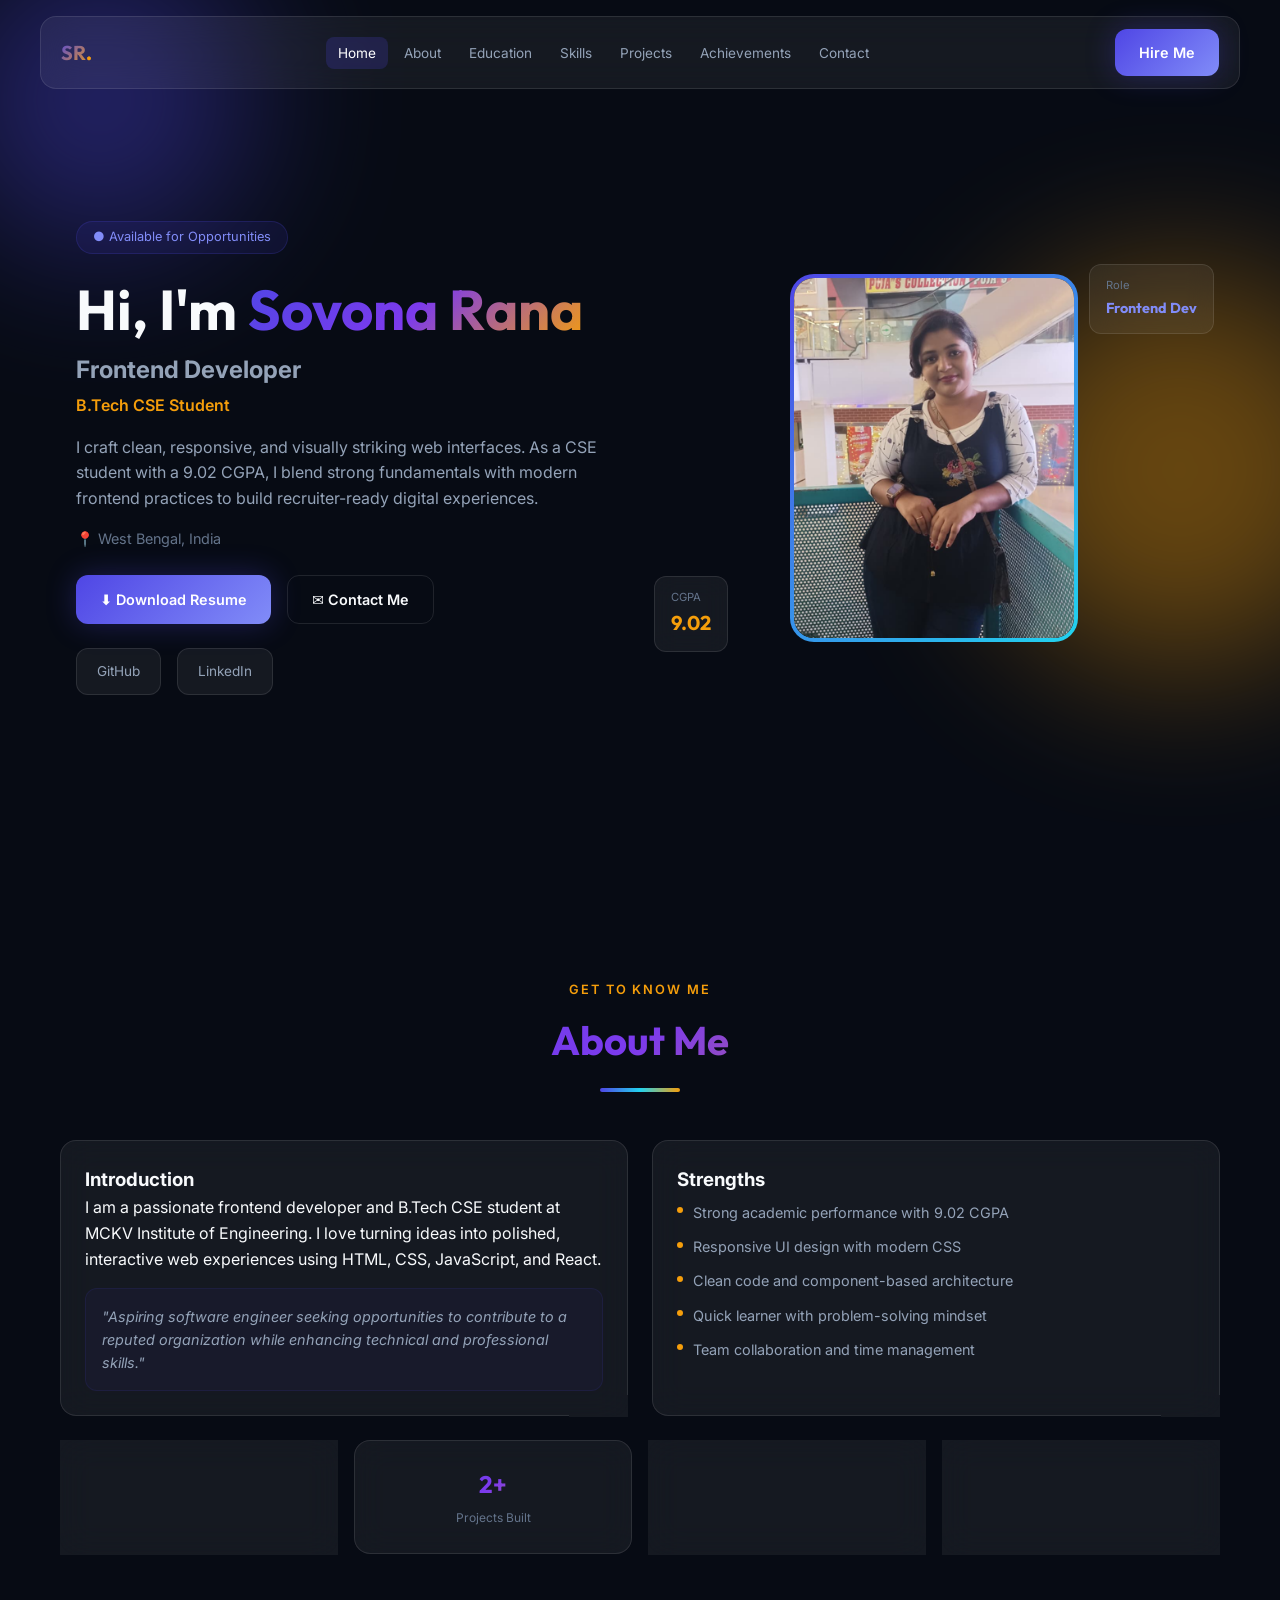
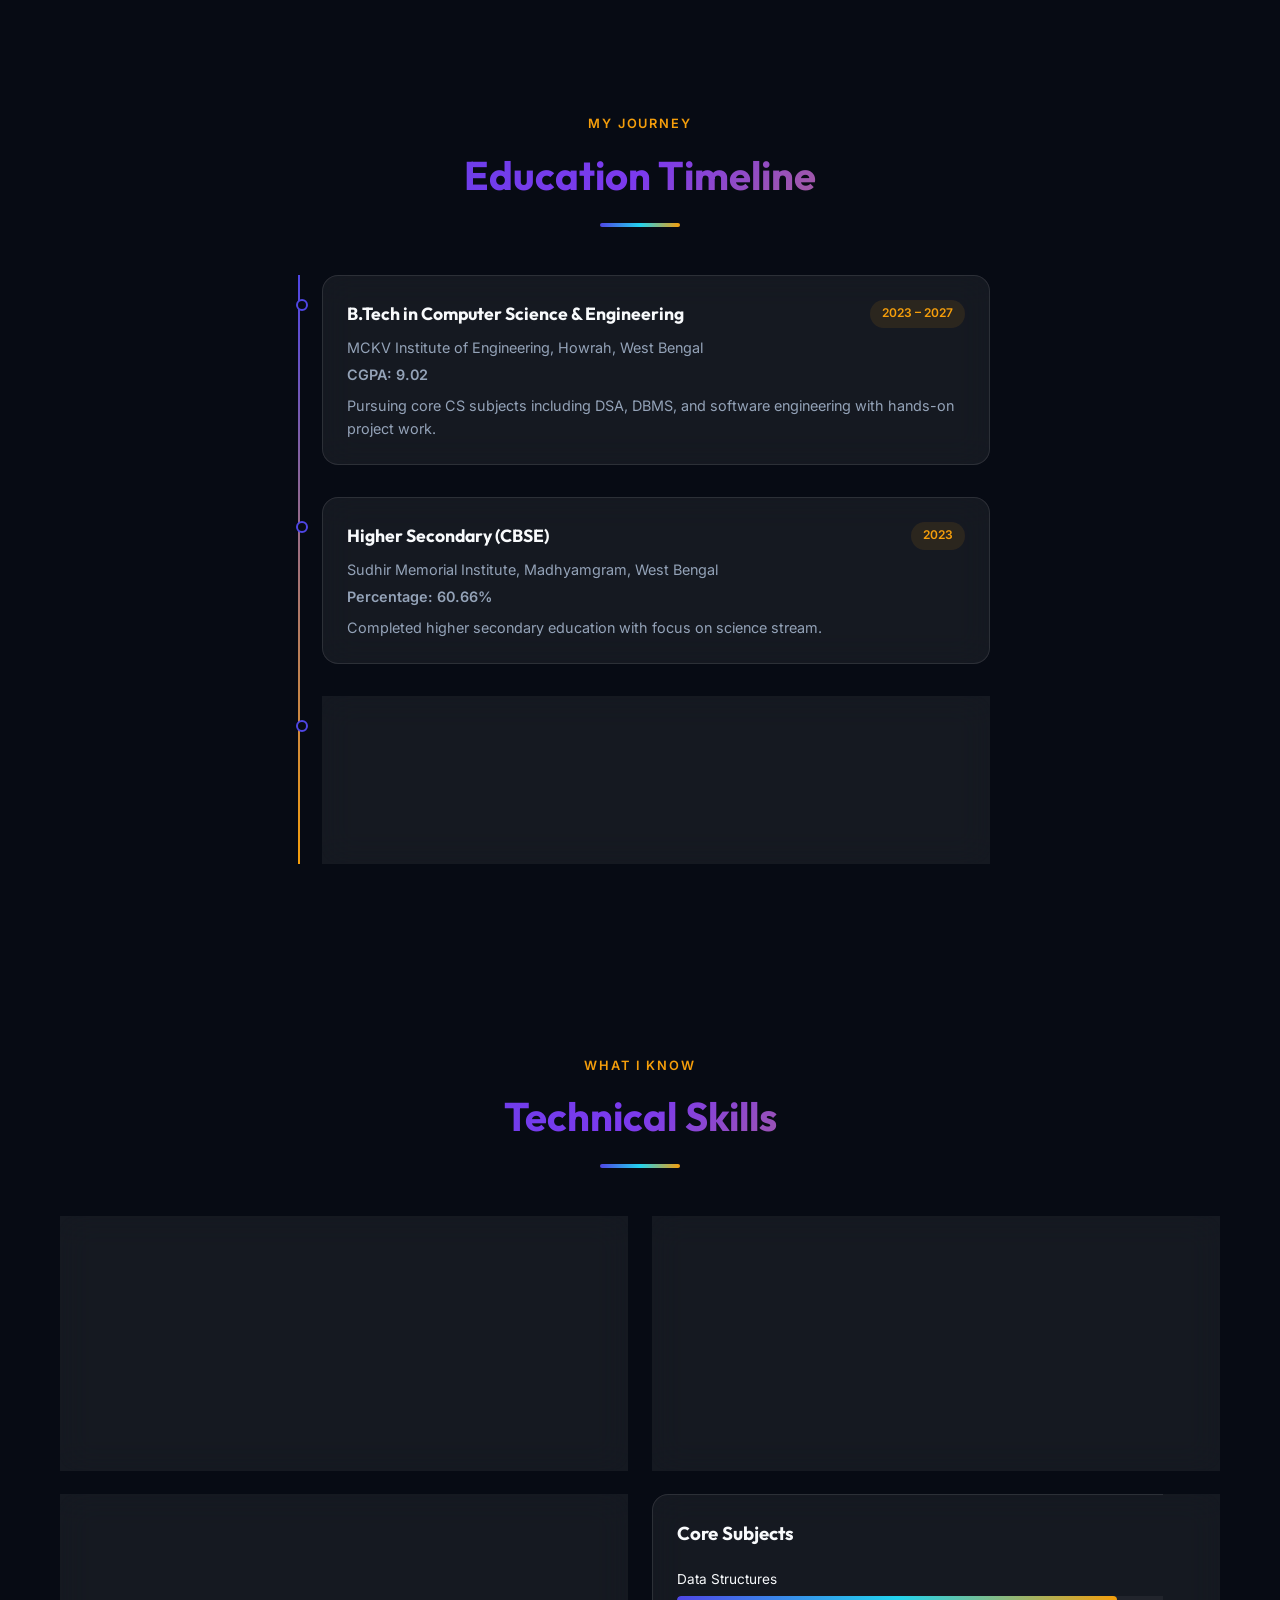
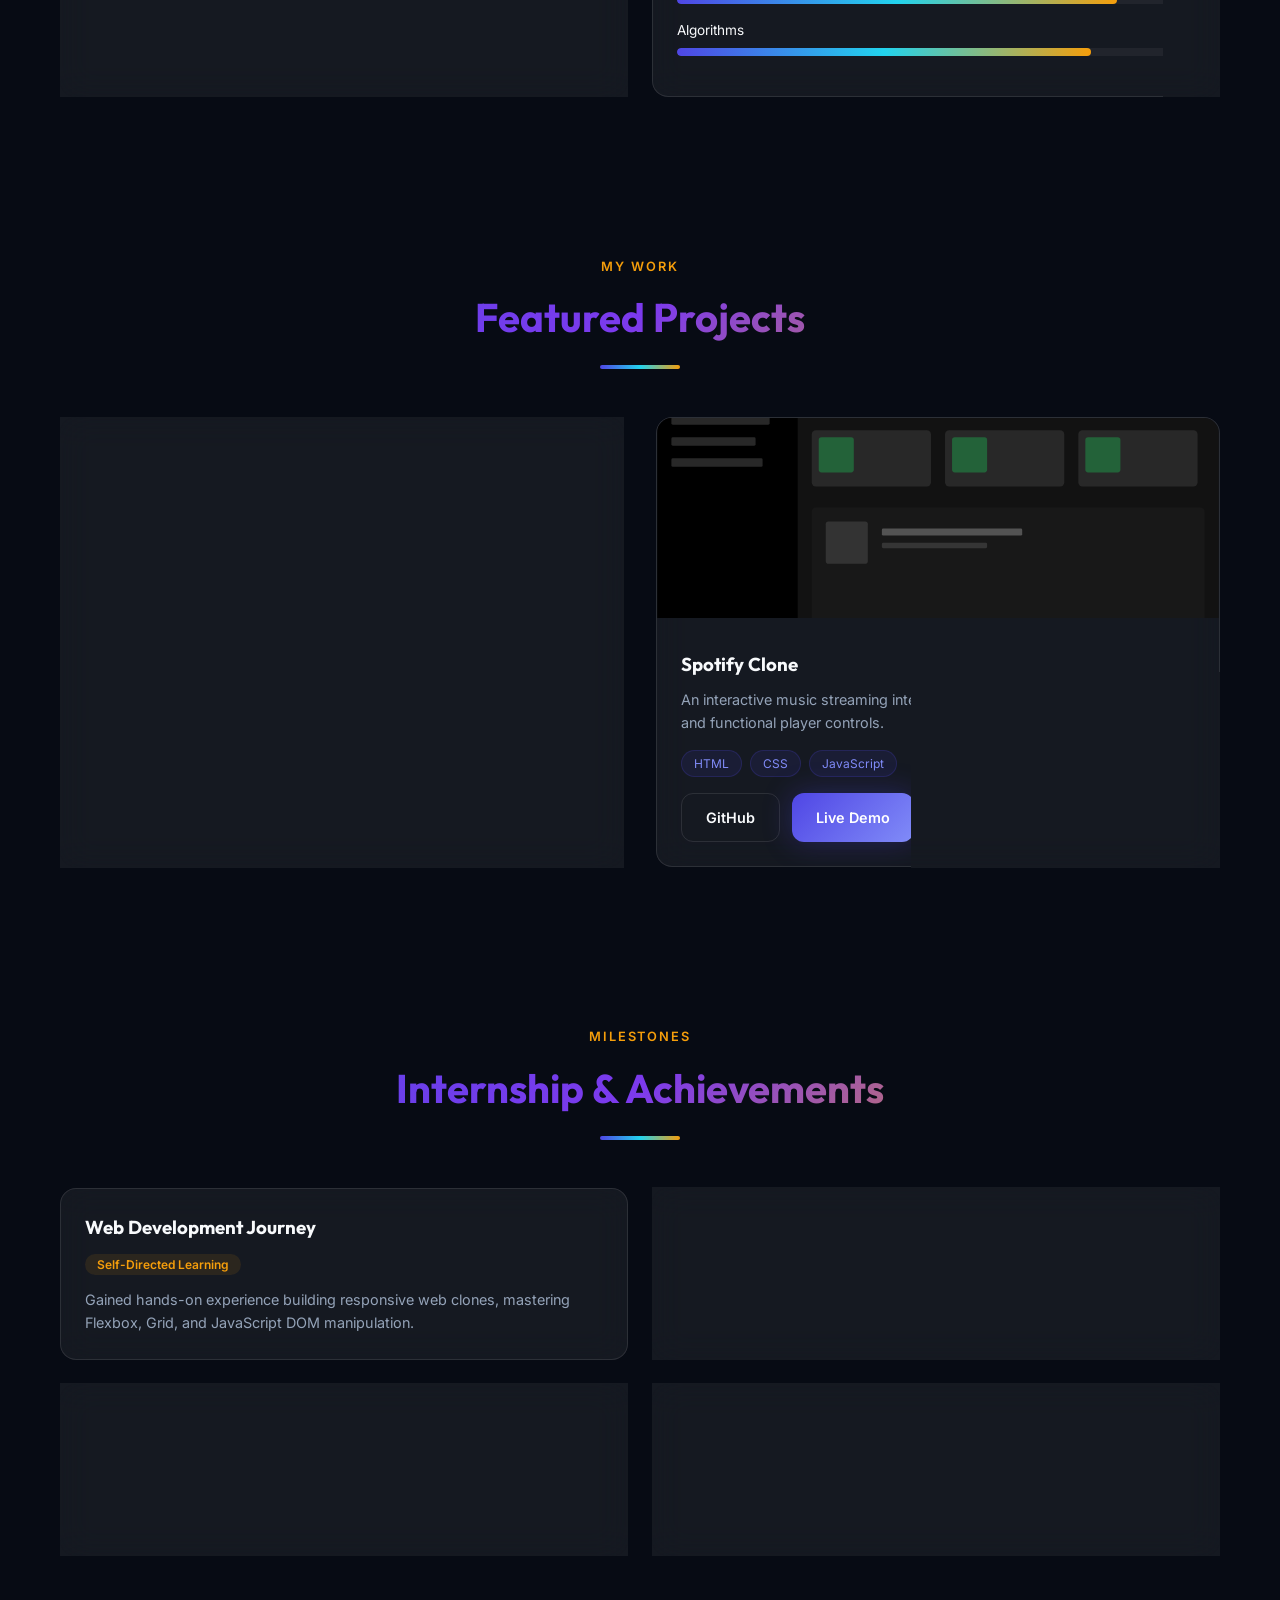
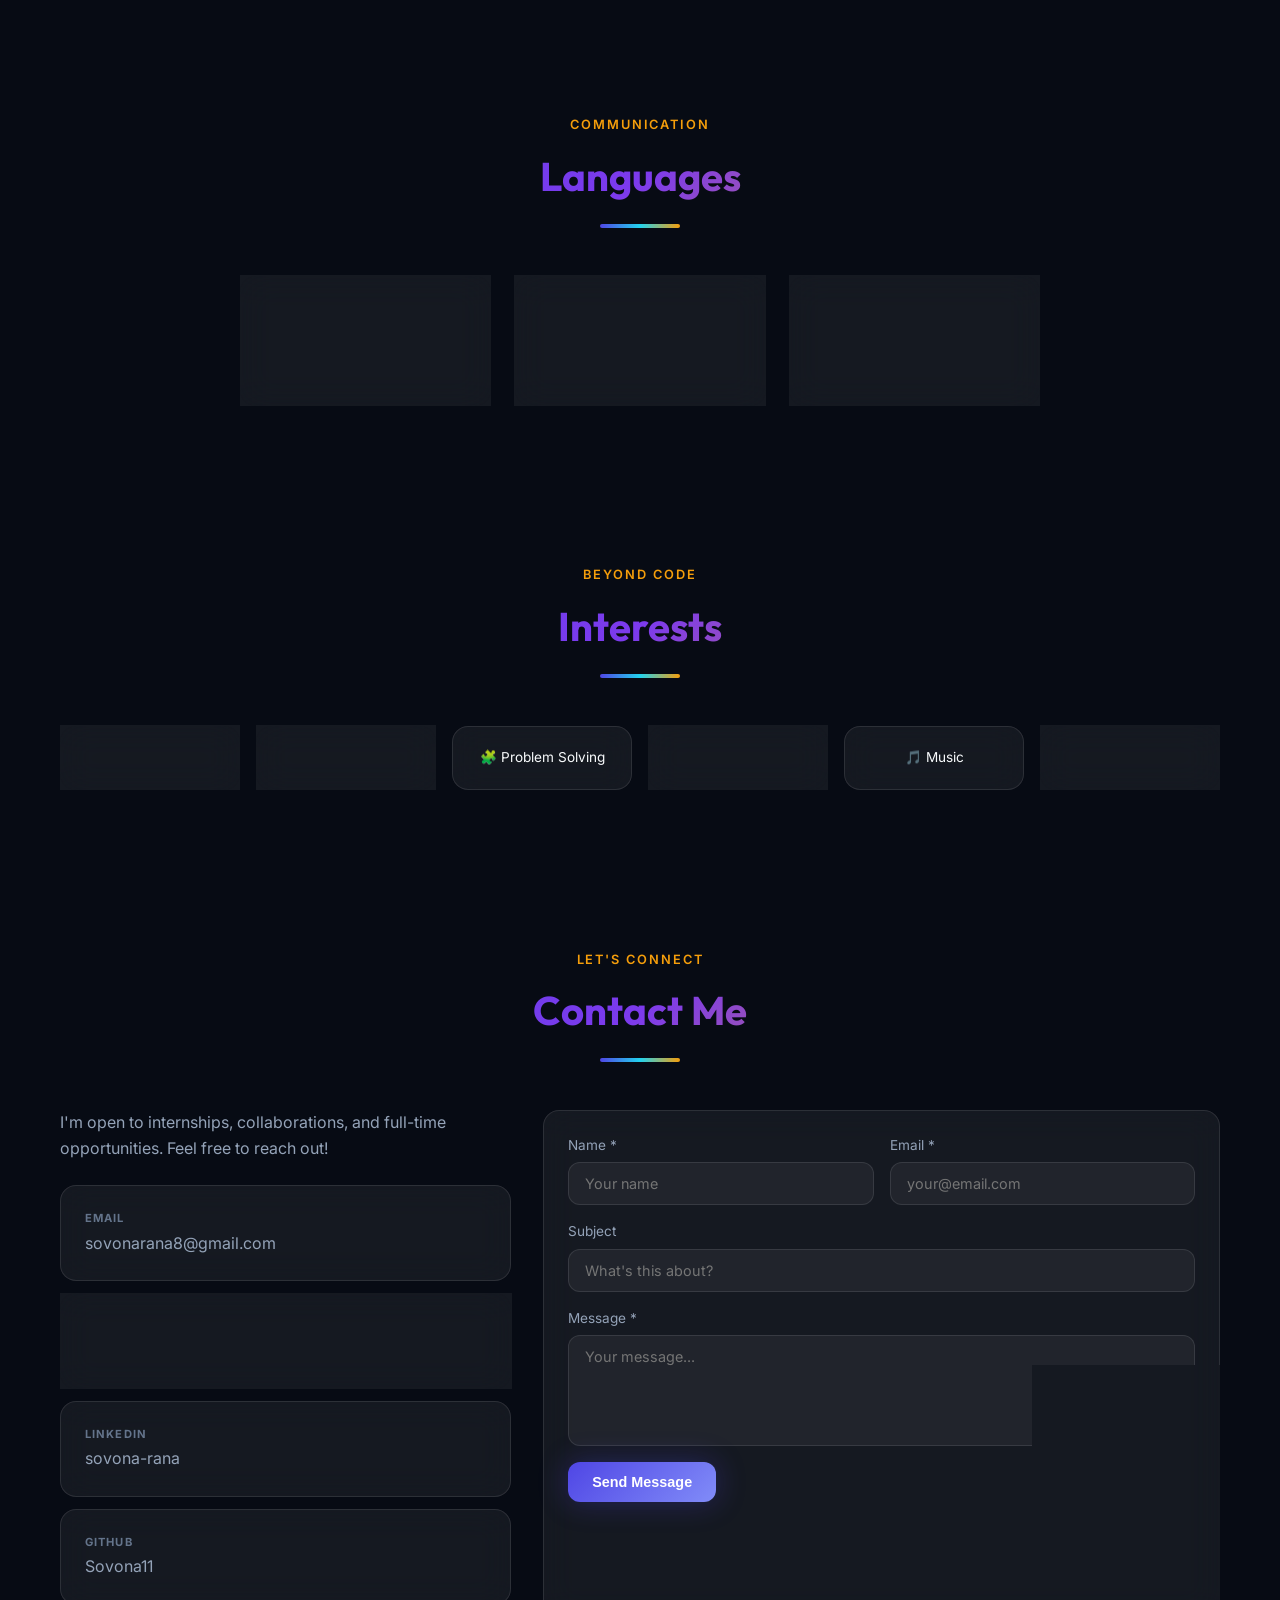
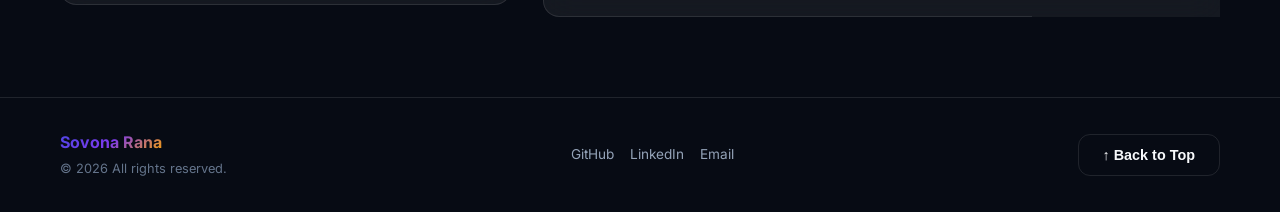
<file: index.html>
<!DOCTYPE html>
<html lang="en">
<head>
  <meta charset="UTF-8" />
  <meta name="viewport" content="width=device-width, initial-scale=1.0" />
  <meta name="description" content="Sovona Rana — Frontend Developer Portfolio. B.Tech CSE, CGPA 9.02." />
  <title>Sovona Rana | Frontend Developer Portfolio</title>
  
  <link rel="preconnect" href="https://fonts.googleapis.com" />
  <link rel="preconnect" href="https://fonts.gstatic.com" crossorigin />
  <link href="https://fonts.googleapis.com/css2?family=Inter:wght@400;500;600;700&family=Outfit:wght@500;600;700;800&display=swap" rel="stylesheet" />
  <link rel="stylesheet" href="style.css" />
</head>
<body>

  <!-- Loading Screen -->
  <div id="loader" class="loader">
    <div class="loader-inner">
      <div class="loader-logo">S</div>
      <h2 class="loader-name">Sovona Rana</h2>
      <p class="loader-sub">Frontend Developer Portfolio</p>
      <div class="loader-bar"><div id="loader-progress" class="loader-progress"></div></div>
      <p id="loader-pct" class="loader-pct">0%</p>
    </div>
  </div>

  <!-- Scroll Progress -->
  <div id="scroll-progress" class="scroll-progress"></div>

  <!-- Navbar -->
  <header class="navbar">
    <nav class="nav-inner container">
      <a href="#home" class="logo">SR<span>.</span></a>
      <button class="nav-toggle" id="nav-toggle" aria-label="Toggle menu">☰</button>
      <ul class="nav-links" id="nav-links">
        <li><a href="#home">Home</a></li>
        <li><a href="#about">About</a></li>
        <li><a href="#education">Education</a></li>
        <li><a href="#skills">Skills</a></li>
        <li><a href="#projects">Projects</a></li>
        <li><a href="#achievements">Achievements</a></li>
        <li><a href="#contact">Contact</a></li>
      </ul>
      <a href="#contact" class="btn btn-primary nav-cta">Hire Me</a>
    </nav>
  </header>

  <main>
    <!-- Hero -->
    <section id="home" class="hero section">
      <div class="blob blob-1"></div>
      <div class="blob blob-2"></div>
      <div class="container hero-grid">
        <div class="hero-text reveal">
          <span class="badge">● Available for Opportunities</span>
          <h1>Hi, I'm <span class="gradient-text">Sovona Rana</span></h1>
          <h2>Frontend Developer</h2>
          <p class="tagline">B.Tech CSE Student</p>
          <p class="intro">I craft clean, responsive, and visually striking web interfaces. As a CSE student with a 9.02 CGPA, I blend strong fundamentals with modern frontend practices to build recruiter-ready digital experiences.</p>
          <p class="location">📍 West Bengal, India</p>
          <div class="hero-btns">
            <a href="#" id="resume-btn" class="btn btn-primary">⬇ Download Resume</a>
            <a href="#contact" class="btn btn-outline">✉ Contact Me</a>
          </div>
          <div class="social-row">
            <a href="https://github.com/Sovona11" target="_blank" rel="noopener" aria-label="GitHub">GitHub</a>
            <a href="https://www.linkedin.com/in/sovona-rana-a45351402" target="_blank" rel="noopener" aria-label="LinkedIn">LinkedIn</a>
          </div>
        </div>
        <div class="hero-image reveal">
          <div class="profile-frame">
            <img id="profile-img" src="" alt="Sovona Rana - Frontend Developer" alt="Sovona Rana - Frontend Developer" />
          </div>
          <div class="float-card float-cgpa"><small>CGPA</small><strong>9.02</strong></div>
          <div class="float-card float-role"><small>Role</small><strong>Frontend Dev</strong></div>
        </div>
      </div>
    </section>

    <!-- About -->
    <section id="about" class="section">
      <div class="container">
        <div class="section-head reveal">
          <span class="section-tag">Get to Know Me</span>
          <h2 class="gradient-text">About Me</h2>
          <div class="section-line"></div>
        </div>
        <div class="about-grid">
          <div class="glass reveal">
            <h3>Introduction</h3>
            <p>I am a passionate frontend developer and B.Tech CSE student at MCKV Institute of Engineering. I love turning ideas into polished, interactive web experiences using HTML, CSS, JavaScript, and React.</p>
            <blockquote class="objective">"Aspiring software engineer seeking opportunities to contribute to a reputed organization while enhancing technical and professional skills."</blockquote>
          </div>
          <div class="glass reveal">
            <h3>Strengths</h3>
            <ul class="strengths">
              <li>Strong academic performance with 9.02 CGPA</li>
              <li>Responsive UI design with modern CSS</li>
              <li>Clean code and component-based architecture</li>
              <li>Quick learner with problem-solving mindset</li>
              <li>Team collaboration and time management</li>
            </ul>
          </div>
          <div class="stats-grid reveal">
            <div class="glass stat-card"><strong class="gradient-text">9.02</strong><span>CGPA</span></div>
            <div class="glass stat-card"><strong class="gradient-text">2+</strong><span>Projects Built</span></div>
            <div class="glass stat-card"><strong class="gradient-text">10+</strong><span>Technologies</span></div>
            <div class="glass stat-card"><strong class="gradient-text">WB, IN</strong><span>Location</span></div>
          </div>
        </div>
      </div>
    </section>

    <!-- Education -->
    <section id="education" class="section">
      <div class="container">
        <div class="section-head reveal">
          <span class="section-tag">My Journey</span>
          <h2 class="gradient-text">Education Timeline</h2>
          <div class="section-line"></div>
        </div>
        <div class="timeline">
          <div class="timeline-item reveal">
            <div class="glass">
              <div class="timeline-top"><h3>B.Tech in Computer Science & Engineering</h3><span class="pill">2023 – 2027</span></div>
              <p class="inst">MCKV Institute of Engineering, Howrah, West Bengal</p>
              <p class="grade">CGPA: 9.02</p>
              <p>Pursuing core CS subjects including DSA, DBMS, and software engineering with hands-on project work.</p>
            </div>
          </div>
          <div class="timeline-item reveal">
            <div class="glass">
              <div class="timeline-top"><h3>Higher Secondary (CBSE)</h3><span class="pill">2023</span></div>
              <p class="inst">Sudhir Memorial Institute, Madhyamgram, West Bengal</p>
              <p class="grade">Percentage: 60.66%</p>
              <p>Completed higher secondary education with focus on science stream.</p>
            </div>
          </div>
          <div class="timeline-item reveal">
            <div class="glass">
              <div class="timeline-top"><h3>Secondary Education (ICSE)</h3><span class="pill">2021</span></div>
              <p class="inst">MNM Memorial High School</p>
              <p class="grade">Percentage: 87.33%</p>
              <p>Built a strong academic foundation in science and mathematics.</p>
            </div>
          </div>
        </div>
      </div>
    </section>

    <!-- Skills -->
    <section id="skills" class="section">
      <div class="container">
        <div class="section-head reveal">
          <span class="section-tag">What I Know</span>
          <h2 class="gradient-text">Technical Skills</h2>
          <div class="section-line"></div>
        </div>
        <div class="skills-grid">
          <div class="glass reveal">
            <h3>Languages</h3>
            <div class="skill" data-level="75"><span>C</span><div class="bar"><div></div></div></div>
            <div class="skill" data-level="85"><span>C++</span><div class="bar"><div></div></div></div>
            <div class="skill" data-level="80"><span>Java</span><div class="bar"><div></div></div></div>
          </div>
          <div class="glass reveal">
            <h3>Frontend</h3>
            <div class="skill" data-level="95"><span>HTML</span><div class="bar"><div></div></div></div>
            <div class="skill" data-level="92"><span>CSS</span><div class="bar"><div></div></div></div>
            <div class="skill" data-level="85"><span>JavaScript</span><div class="bar"><div></div></div></div>
          </div>
          <div class="glass reveal">
            <h3>Databases</h3>
            <div class="skill" data-level="80"><span>MySQL</span><div class="bar"><div></div></div></div>
            <div class="skill" data-level="75"><span>MongoDB</span><div class="bar"><div></div></div></div>
          </div>
          <div class="glass reveal">
            <h3>Core Subjects</h3>
            <div class="skill" data-level="85"><span>Data Structures</span><div class="bar"><div></div></div></div>
            <div class="skill" data-level="80"><span>Algorithms</span><div class="bar"><div></div></div></div>
          </div>
        </div>
      </div>
    </section>

    <!-- Projects -->
    <section id="projects" class="section">
      <div class="container">
        <div class="section-head reveal">
          <span class="section-tag">My Work</span>
          <h2 class="gradient-text">Featured Projects</h2>
          <div class="section-line"></div>
        </div>
        <div class="projects-grid">
          <article class="project-card glass reveal">
            <img src="data:image/svg+xml,%3Csvg%20xmlns%3D%22http%3A%2F%2Fwww.w3.org%2F2000%2Fsvg%22%20viewBox%3D%220%200%20800%20450%22%20fill%3D%22none%22%3E%0A%20%20%3Crect%20width%3D%22800%22%20height%3D%22450%22%20fill%3D%22%23131921%22%2F%3E%0A%20%20%3Crect%20y%3D%220%22%20width%3D%22800%22%20height%3D%2250%22%20fill%3D%22%23232F3E%22%2F%3E%0A%20%20%3Crect%20x%3D%2220%22%20y%3D%2212%22%20width%3D%22100%22%20height%3D%2226%22%20rx%3D%224%22%20fill%3D%22%23FF9900%22%20opacity%3D%220.9%22%2F%3E%0A%20%20%3Ctext%20x%3D%2230%22%20y%3D%2230%22%20fill%3D%22white%22%20font-family%3D%22Arial%22%20font-size%3D%2214%22%20font-weight%3D%22bold%22%3Eamazon%3C%2Ftext%3E%0A%20%20%3Crect%20x%3D%22140%22%20y%3D%2214%22%20width%3D%22300%22%20height%3D%2222%22%20rx%3D%224%22%20fill%3D%22%23F3F3F3%22%20opacity%3D%220.15%22%2F%3E%0A%20%20%3Crect%20x%3D%2220%22%20y%3D%2260%22%20width%3D%22800%22%20height%3D%2230%22%20fill%3D%22%2337475A%22%2F%3E%0A%20%20%3Crect%20x%3D%2220%22%20y%3D%22110%22%20width%3D%22760%22%20height%3D%22120%22%20rx%3D%224%22%20fill%3D%22%23EAEDED%22%20opacity%3D%220.1%22%2F%3E%0A%20%20%3Ctext%20x%3D%2240%22%20y%3D%22170%22%20fill%3D%22%23FF9900%22%20font-family%3D%22Arial%22%20font-size%3D%2224%22%20font-weight%3D%22bold%22%3EShop%20Deals%3C%2Ftext%3E%0A%20%20%3Crect%20x%3D%2220%22%20y%3D%22250%22%20width%3D%22180%22%20height%3D%22160%22%20rx%3D%226%22%20fill%3D%22%231a2332%22%2F%3E%0A%20%20%3Crect%20x%3D%2230%22%20y%3D%22260%22%20width%3D%22160%22%20height%3D%22100%22%20rx%3D%224%22%20fill%3D%22%2337475A%22%2F%3E%0A%20%20%3Crect%20x%3D%2230%22%20y%3D%22370%22%20width%3D%22120%22%20height%3D%2210%22%20rx%3D%222%22%20fill%3D%22%23FF9900%22%20opacity%3D%220.6%22%2F%3E%0A%20%20%3Crect%20x%3D%22220%22%20y%3D%22250%22%20width%3D%22180%22%20height%3D%22160%22%20rx%3D%226%22%20fill%3D%22%231a2332%22%2F%3E%0A%20%20%3Crect%20x%3D%22230%22%20y%3D%22260%22%20width%3D%22160%22%20height%3D%22100%22%20rx%3D%224%22%20fill%3D%22%2337475A%22%2F%3E%0A%20%20%3Crect%20x%3D%22230%22%20y%3D%22370%22%20width%3D%22120%22%20height%3D%2210%22%20rx%3D%222%22%20fill%3D%22%23FF9900%22%20opacity%3D%220.6%22%2F%3E%0A%20%20%3Crect%20x%3D%22420%22%20y%3D%22250%22%20width%3D%22180%22%20height%3D%22160%22%20rx%3D%226%22%20fill%3D%22%231a2332%22%2F%3E%0A%20%20%3Crect%20x%3D%22430%22%20y%3D%22260%22%20width%3D%22160%22%20height%3D%22100%22%20rx%3D%224%22%20fill%3D%22%2337475A%22%2F%3E%0A%20%20%3Crect%20x%3D%22430%22%20y%3D%22370%22%20width%3D%22120%22%20height%3D%2210%22%20rx%3D%222%22%20fill%3D%22%23FF9900%22%20opacity%3D%220.6%22%2F%3E%0A%20%20%3Crect%20x%3D%22620%22%20y%3D%22250%22%20width%3D%22160%22%20height%3D%22160%22%20rx%3D%226%22%20fill%3D%22%231a2332%22%2F%3E%0A%20%20%3Crect%20x%3D%22630%22%20y%3D%22260%22%20width%3D%22140%22%20height%3D%22100%22%20rx%3D%224%22%20fill%3D%22%2337475A%22%2F%3E%0A%20%20%3Crect%20x%3D%22630%22%20y%3D%22370%22%20width%3D%22100%22%20height%3D%2210%22%20rx%3D%222%22%20fill%3D%22%23FF9900%22%20opacity%3D%220.6%22%2F%3E%0A%3C%2Fsvg%3E%0A" alt="Amazon Clone" />
            <div class="project-body">
              <h3>Amazon Clone</h3>
              <p>A responsive e-commerce frontend clone featuring navigation, product cards, and a modern marketplace layout.</p>
              <div class="tags"><span>HTML</span><span>CSS</span></div>
              <div class="project-links">
                <a href="https://github.com/Sovona11/sov123.git" target="_blank" rel="noopener" class="btn btn-outline">GitHub</a>
                <a href="#" class="btn btn-primary">Live Demo</a>
              </div>
            </div>
          </article>
          <article class="project-card glass reveal">
            <img src="data:image/svg+xml,%3Csvg%20xmlns%3D%22http%3A%2F%2Fwww.w3.org%2F2000%2Fsvg%22%20viewBox%3D%220%200%20800%20450%22%20fill%3D%22none%22%3E%0A%20%20%3Crect%20width%3D%22800%22%20height%3D%22450%22%20fill%3D%22%23121212%22%2F%3E%0A%20%20%3Crect%20x%3D%220%22%20y%3D%220%22%20width%3D%22200%22%20height%3D%22450%22%20fill%3D%22%23000000%22%2F%3E%0A%20%20%3Crect%20x%3D%2220%22%20y%3D%2230%22%20width%3D%22160%22%20height%3D%2220%22%20rx%3D%224%22%20fill%3D%22%231DB954%22%20opacity%3D%220.8%22%2F%3E%0A%20%20%3Ctext%20x%3D%2230%22%20y%3D%2245%22%20fill%3D%22white%22%20font-family%3D%22Arial%22%20font-size%3D%2212%22%20font-weight%3D%22bold%22%3ESpotify%3C%2Ftext%3E%0A%20%20%3Crect%20x%3D%2220%22%20y%3D%2280%22%20width%3D%22140%22%20height%3D%2212%22%20rx%3D%222%22%20fill%3D%22%23282828%22%2F%3E%0A%20%20%3Crect%20x%3D%2220%22%20y%3D%22110%22%20width%3D%22120%22%20height%3D%2212%22%20rx%3D%222%22%20fill%3D%22%23282828%22%2F%3E%0A%20%20%3Crect%20x%3D%2220%22%20y%3D%22140%22%20width%3D%22130%22%20height%3D%2212%22%20rx%3D%222%22%20fill%3D%22%23282828%22%2F%3E%0A%20%20%3Crect%20x%3D%22220%22%20y%3D%2220%22%20width%3D%22560%22%20height%3D%2260%22%20rx%3D%224%22%20fill%3D%22%23181818%22%2F%3E%0A%20%20%3Ctext%20x%3D%22240%22%20y%3D%2255%22%20fill%3D%22white%22%20font-family%3D%22Arial%22%20font-size%3D%2220%22%20font-weight%3D%22bold%22%3EGood%20Evening%3C%2Ftext%3E%0A%20%20%3Crect%20x%3D%22220%22%20y%3D%22100%22%20width%3D%22170%22%20height%3D%2280%22%20rx%3D%226%22%20fill%3D%22%23282828%22%2F%3E%0A%20%20%3Crect%20x%3D%22230%22%20y%3D%22110%22%20width%3D%2250%22%20height%3D%2250%22%20rx%3D%224%22%20fill%3D%22%231DB954%22%20opacity%3D%220.4%22%2F%3E%0A%20%20%3Crect%20x%3D%22410%22%20y%3D%22100%22%20width%3D%22170%22%20height%3D%2280%22%20rx%3D%226%22%20fill%3D%22%23282828%22%2F%3E%0A%20%20%3Crect%20x%3D%22420%22%20y%3D%22110%22%20width%3D%2250%22%20height%3D%2250%22%20rx%3D%224%22%20fill%3D%22%231DB954%22%20opacity%3D%220.4%22%2F%3E%0A%20%20%3Crect%20x%3D%22600%22%20y%3D%22100%22%20width%3D%22170%22%20height%3D%2280%22%20rx%3D%226%22%20fill%3D%22%23282828%22%2F%3E%0A%20%20%3Crect%20x%3D%22610%22%20y%3D%22110%22%20width%3D%2250%22%20height%3D%2250%22%20rx%3D%224%22%20fill%3D%22%231DB954%22%20opacity%3D%220.4%22%2F%3E%0A%20%20%3Crect%20x%3D%22220%22%20y%3D%22210%22%20width%3D%22560%22%20height%3D%22180%22%20rx%3D%226%22%20fill%3D%22%23181818%22%2F%3E%0A%20%20%3Crect%20x%3D%22240%22%20y%3D%22230%22%20width%3D%2260%22%20height%3D%2260%22%20rx%3D%224%22%20fill%3D%22%23333%22%2F%3E%0A%20%20%3Crect%20x%3D%22320%22%20y%3D%22240%22%20width%3D%22200%22%20height%3D%2210%22%20rx%3D%222%22%20fill%3D%22%23535353%22%2F%3E%0A%20%20%3Crect%20x%3D%22320%22%20y%3D%22260%22%20width%3D%22150%22%20height%3D%228%22%20rx%3D%222%22%20fill%3D%22%23535353%22%20opacity%3D%220.5%22%2F%3E%0A%20%20%3Crect%20x%3D%220%22%20y%3D%22390%22%20width%3D%22800%22%20height%3D%2260%22%20fill%3D%22%23181818%22%2F%3E%0A%20%20%3Ccircle%20cx%3D%2260%22%20cy%3D%22420%22%20r%3D%2220%22%20fill%3D%22%231DB954%22%20opacity%3D%220.6%22%2F%3E%0A%20%20%3Crect%20x%3D%22200%22%20y%3D%22410%22%20width%3D%22400%22%20height%3D%224%22%20rx%3D%222%22%20fill%3D%22%23535353%22%2F%3E%0A%20%20%3Crect%20x%3D%22200%22%20y%3D%22410%22%20width%3D%22160%22%20height%3D%224%22%20rx%3D%222%22%20fill%3D%22%231DB954%22%2F%3E%0A%3C%2Fsvg%3E%0A" alt="Spotify Clone" />
            <div class="project-body">
              <h3>Spotify Clone</h3>
              <p>An interactive music streaming interface with playlist views, album cards, and functional player controls.</p>
              <div class="tags"><span>HTML</span><span>CSS</span><span>JavaScript</span></div>
              <div class="project-links">
                <a href="https://github.com/Sovona11/sov123.git" target="_blank" rel="noopener" class="btn btn-outline">GitHub</a>
                <a href="#" class="btn btn-primary">Live Demo</a>
              </div>
            </div>
          </article>
        </div>
      </div>
    </section>

    <!-- Achievements -->
    <section id="achievements" class="section">
      <div class="container">
        <div class="section-head reveal">
          <span class="section-tag">Milestones</span>
          <h2 class="gradient-text">Internship & Achievements</h2>
          <div class="section-line"></div>
        </div>
        <div class="achieve-grid">
          <div class="glass reveal"><h3>Web Development Journey</h3><span class="pill">Self-Directed Learning</span><p>Gained hands-on experience building responsive web clones, mastering Flexbox, Grid, and JavaScript DOM manipulation.</p></div>
          <div class="glass reveal"><h3>Frontend Fundamentals</h3><span class="pill">Self-Certified Projects</span><p>Demonstrated proficiency through Amazon Clone and Spotify Clone — full responsive UI builds from scratch.</p></div>
          <div class="glass reveal"><h3>Academic Excellence</h3><span class="pill">CGPA 9.02</span><p>Maintained outstanding academic performance through 5 semesters of B.Tech CSE program.</p></div>
          <div class="glass reveal"><h3>Project Portfolio</h3><span class="pill">2 Live Clones</span><p>Built production-quality UI clones showcasing modern layout, responsiveness, and interactivity.</p></div>
        </div>
      </div>
    </section>

    <!-- Languages -->
    <section id="languages" class="section">
      <div class="container">
        <div class="section-head reveal">
          <span class="section-tag">Communication</span>
          <h2 class="gradient-text">Languages</h2>
          <div class="section-line"></div>
        </div>
        <div class="lang-grid">
          <div class="glass reveal"><h3>Bengali</h3><p>Native</p><div class="bar lang-bar" data-level="100"><div></div></div></div>
          <div class="glass reveal"><h3>English</h3><p>Professional</p><div class="bar lang-bar" data-level="85"><div></div></div></div>
          <div class="glass reveal"><h3>Hindi</h3><p>Professional</p><div class="bar lang-bar" data-level="80"><div></div></div></div>
        </div>
      </div>
    </section>

    <!-- Interests -->
    <section id="interests" class="section">
      <div class="container">
        <div class="section-head reveal">
          <span class="section-tag">Beyond Code</span>
          <h2 class="gradient-text">Interests</h2>
          <div class="section-line"></div>
        </div>
        <div class="interest-grid">
          <div class="glass reveal">💻 Web Development</div>
          <div class="glass reveal">⌨ Coding</div>
          <div class="glass reveal">🧩 Problem Solving</div>
          <div class="glass reveal">🎨 Drawing</div>
          <div class="glass reveal">🎵 Music</div>
          <div class="glass reveal">✈ Travelling</div>
        </div>
      </div>
    </section>

    <!-- Contact -->
    <section id="contact" class="section">
      <div class="container">
        <div class="section-head reveal">
          <span class="section-tag">Let's Connect</span>
          <h2 class="gradient-text">Contact Me</h2>
          <div class="section-line"></div>
        </div>
        <div class="contact-grid">
          <div class="contact-info reveal">
            <p>I'm open to internships, collaborations, and full-time opportunities. Feel free to reach out!</p>
            <a href="mailto:sovonarana8@gmail.com" class="glass contact-link"><strong>Email</strong> sovonarana8@gmail.com</a>
            <a href="tel:+918509382915" class="glass contact-link"><strong>Phone</strong> +91 8509382915</a>
            <a href="https://www.linkedin.com/in/sovona-rana-a45351402" target="_blank" rel="noopener" class="glass contact-link"><strong>LinkedIn</strong> sovona-rana</a>
            <a href="https://github.com/Sovona11" target="_blank" rel="noopener" class="glass contact-link"><strong>GitHub</strong> Sovona11</a>
          </div>
          <form id="contact-form" class="glass reveal">
            <div class="form-row">
              <label>Name *<input type="text" name="name" required placeholder="Your name" /></label>
              <label>Email *<input type="email" name="email" required placeholder="your@email.com" /></label>
            </div>
            <label>Subject<input type="text" name="subject" placeholder="What's this about?" /></label>
            <label>Message *<textarea name="message" rows="5" required placeholder="Your message..."></textarea></label>
            <button type="submit" class="btn btn-primary">Send Message</button>
            <p id="form-msg" class="form-msg"></p>
          </form>
        </div>
      </div>
    </section>
  </main>

  <!-- Footer -->
  <footer class="footer">
    <div class="container footer-inner">
      <div><strong class="gradient-text">Sovona Rana</strong><p>© 2026 All rights reserved.</p></div>
      <div class="footer-social">
        <a href="https://github.com/Sovona11" target="_blank" rel="noopener">GitHub</a>
        <a href="https://www.linkedin.com/in/sovona-rana-a45351402" target="_blank" rel="noopener">LinkedIn</a>
        <a href="mailto:sovonarana8@gmail.com">Email</a>
      </div>
      <button id="back-top" class="btn btn-outline">↑ Back to Top</button>
    </div>
  </footer>

  <script src="script.js"></script>
</body>
</html>
</file>
<file: style.css>
*, *::before, *::after { box-sizing: border-box; margin: 0; padding: 0; }

:root {
  --bg: #070B14;
  --glass: rgba(255,255,255,0.06);
  --border: rgba(255,255,255,0.1);
  --primary: #4F46E5;
  --primary-light: #818CF8;
  --accent: #F59E0B;
  --glow: #22D3EE;
  --text: #F8FAFC;
  --muted: #94A3B8;
  --dim: #64748B;
}

html { scroll-behavior: smooth; }

body {
  font-family: 'Inter', system-ui, sans-serif;
  background: var(--bg);
  color: var(--text);
  line-height: 1.6;
  overflow-x: hidden;
}

.container { max-width: 1200px; margin: 0 auto; padding: 0 1.25rem; }
.section { padding: 5rem 0; position: relative; }

.gradient-text {
  background: linear-gradient(135deg, #4F46E5, #7C3AED, #F59E0B);
  -webkit-background-clip: text;
  -webkit-text-fill-color: transparent;
  background-clip: text;
}

.glass {
  background: var(--glass);
  backdrop-filter: blur(16px);
  border: 1px solid var(--border);
  border-radius: 1rem;
  padding: 1.5rem;
}

.btn {
  display: inline-flex; align-items: center; gap: 0.5rem;
  padding: 0.75rem 1.5rem; border-radius: 0.75rem;
  font-weight: 600; font-size: 0.9rem; text-decoration: none;
  cursor: pointer; border: none; transition: 0.3s;
}
.btn-primary {
  background: linear-gradient(135deg, var(--primary), var(--primary-light));
  color: #fff; box-shadow: 0 0 30px rgba(79,70,229,0.3);
}
.btn-primary:hover { transform: scale(1.05); }
.btn-outline {
  background: transparent; color: var(--text);
  border: 1px solid var(--border);
}
.btn-outline:hover { border-color: var(--primary); background: rgba(79,70,229,0.1); }

/* Loader */
.loader {
  position: fixed; inset: 0; z-index: 9999;
  background: var(--bg); display: flex; align-items: center; justify-content: center;
  transition: opacity 0.5s, transform 0.5s;
}
.loader.hide { opacity: 0; transform: translateX(100%); pointer-events: none; }
.loader-logo {
  width: 64px; height: 64px; margin: 0 auto 1rem;
  background: linear-gradient(135deg, #4F46E5, #F59E0B);
  border-radius: 1rem; display: flex; align-items: center; justify-content: center;
  font-family: 'Outfit', sans-serif; font-size: 2rem; font-weight: 700; color: #fff;
}
.loader-name { font-family: 'Outfit', sans-serif; text-align: center; margin-bottom: 0.25rem; }
.loader-sub { color: var(--muted); text-align: center; font-size: 0.85rem; margin-bottom: 2rem; }
.loader-bar { width: 200px; height: 4px; background: rgba(255,255,255,0.1); border-radius: 2px; overflow: hidden; margin: 0 auto; }
.loader-progress { height: 100%; width: 0; background: linear-gradient(90deg, #4F46E5, #F59E0B); transition: width 0.1s; }
.loader-pct { text-align: center; font-size: 0.75rem; color: var(--dim); margin-top: 0.5rem; }

/* Scroll Progress */
.scroll-progress {
  position: fixed; top: 0; left: 0; height: 3px; width: 0;
  background: linear-gradient(90deg, var(--primary), var(--glow), var(--accent));
  z-index: 1000; transition: width 0.1s;
}

/* Navbar */
.navbar {
  position: fixed; top: 0; left: 0; right: 0; z-index: 900;
  padding: 1rem;
}
.nav-inner {
  display: flex; align-items: center; justify-content: space-between;
  background: var(--glass); backdrop-filter: blur(16px);
  border: 1px solid var(--border); border-radius: 1rem; padding: 0.75rem 1.25rem;
}
.logo {
  font-family: 'Outfit', sans-serif; font-size: 1.25rem; font-weight: 700;
  text-decoration: none; color: var(--text);
  background: linear-gradient(135deg, #4F46E5, #F59E0B);
  -webkit-background-clip: text; -webkit-text-fill-color: transparent;
}
.logo span { -webkit-text-fill-color: var(--accent); }
.nav-links { display: flex; list-style: none; gap: 0.25rem; }
.nav-links a {
  text-decoration: none; color: var(--muted); font-size: 0.85rem;
  padding: 0.5rem 0.75rem; border-radius: 0.5rem; transition: 0.3s;
}
.nav-links a:hover, .nav-links a.active { color: #fff; background: rgba(79,70,229,0.2); }
.nav-toggle { display: none; background: none; border: none; color: var(--text); font-size: 1.5rem; cursor: pointer; }
.nav-cta { display: none; }

/* Hero */
.hero { min-height: 100vh; display: flex; align-items: center; padding-top: 6rem; overflow: hidden; }
.blob {
  position: absolute; border-radius: 50%; filter: blur(80px); opacity: 0.4;
  animation: blob 8s ease-in-out infinite;
}
.blob-1 { width: 300px; height: 300px; background: var(--primary); top: -50px; left: -50px; }
.blob-2 { width: 400px; height: 400px; background: var(--accent); top: 30%; right: -100px; animation-delay: 2s; }
@keyframes blob { 0%,100%{transform:scale(1)} 50%{transform:scale(1.15)} }

.hero-grid {
  display: grid; grid-template-columns: 1fr 1fr; gap: 3rem;
  align-items: center; position: relative; z-index: 1;
}
.hero-text h1 { font-family: 'Outfit', sans-serif; font-size: clamp(2rem, 5vw, 3.5rem); line-height: 1.15; margin-bottom: 0.5rem; }
.hero-text h2 { font-size: 1.5rem; color: var(--muted); margin-bottom: 0.25rem; }
.tagline { color: var(--accent); font-weight: 600; margin-bottom: 1rem; }
.intro { color: var(--muted); margin-bottom: 1rem; max-width: 540px; }
.location { color: var(--dim); font-size: 0.9rem; margin-bottom: 1.5rem; }
.badge {
  display: inline-block; padding: 0.35rem 1rem; border-radius: 2rem;
  background: rgba(79,70,229,0.1); border: 1px solid rgba(79,70,229,0.2);
  color: var(--primary-light); font-size: 0.8rem; margin-bottom: 1.5rem;
}
.hero-btns { display: flex; flex-wrap: wrap; gap: 1rem; margin-bottom: 1.5rem; }
.social-row { display: flex; gap: 1rem; }
.social-row a {
  padding: 0.75rem 1.25rem; border-radius: 0.75rem;
  background: var(--glass); border: 1px solid var(--border);
  color: var(--muted); text-decoration: none; font-size: 0.85rem;
}
.social-row a:hover { color: #fff; border-color: var(--primary); }

.hero-image { position: relative; display: flex; justify-content: center; }
.profile-frame {
  position: relative; padding: 4px; border-radius: 1.5rem;
  background: linear-gradient(135deg, #4F46E5, #22D3EE, #F59E0B, #4F46E5);
  background-size: 300% 300%; animation: borderSpin 4s linear infinite;
  animation: float 6s ease-in-out infinite, borderSpin 4s linear infinite;
}
@keyframes borderSpin { 0%{background-position:0% 50%} 50%{background-position:100% 50%} 100%{background-position:0% 50%} }
@keyframes float { 0%,100%{transform:translateY(0)} 50%{transform:translateY(-12px)} }
.profile-frame img {
  display: block; width: 280px; height: 360px; object-fit: cover; object-position: top;
  border-radius: 1.25rem; background: var(--bg);
}
.float-card {
  position: absolute; padding: 0.75rem 1rem; border-radius: 0.75rem;
  background: var(--glass); backdrop-filter: blur(12px); border: 1px solid var(--border);
}
.float-card small { display: block; font-size: 0.7rem; color: var(--dim); }
.float-card strong { font-family: 'Outfit', sans-serif; font-size: 1.25rem; }
.float-cgpa { bottom: -10px; left: -10px; }
.float-cgpa strong { color: var(--accent); }
.float-role { top: -10px; right: -10px; }
.float-role strong { color: var(--primary-light); font-size: 0.9rem; }

/* Section Head */
.section-head { text-align: center; margin-bottom: 3rem; }
.section-tag { display: block; font-size: 0.8rem; font-weight: 600; letter-spacing: 0.15em; text-transform: uppercase; color: var(--accent); margin-bottom: 0.5rem; }
.section-head h2 { font-family: 'Outfit', sans-serif; font-size: clamp(1.75rem, 4vw, 2.5rem); }
.section-line { width: 80px; height: 4px; margin: 1rem auto 0; border-radius: 2px; background: linear-gradient(90deg, var(--primary), var(--glow), var(--accent)); }

/* About */
.about-grid { display: grid; grid-template-columns: 1fr 1fr; gap: 1.5rem; }
.about-grid .stats-grid { grid-column: 1 / -1; }
.objective { margin-top: 1rem; padding: 1rem; border-radius: 0.75rem; background: rgba(79,70,229,0.05); border: 1px solid rgba(79,70,229,0.1); color: var(--muted); font-style: italic; font-size: 0.9rem; }
.strengths { list-style: none; }
.strengths li { padding: 0.35rem 0; color: var(--muted); font-size: 0.9rem; padding-left: 1rem; position: relative; }
.strengths li::before { content: ''; position: absolute; left: 0; top: 0.75rem; width: 6px; height: 6px; border-radius: 50%; background: var(--accent); }
.stats-grid { display: grid; grid-template-columns: repeat(4, 1fr); gap: 1rem; }
.stat-card { text-align: center; }
.stat-card strong { display: block; font-family: 'Outfit', sans-serif; font-size: 1.5rem; }
.stat-card span { font-size: 0.75rem; color: var(--dim); }

/* Timeline */
.timeline { max-width: 700px; margin: 0 auto; position: relative; padding-left: 2rem; }
.timeline::before { content: ''; position: absolute; left: 0.5rem; top: 0; bottom: 0; width: 2px; background: linear-gradient(var(--primary), var(--accent)); }
.timeline-item { position: relative; margin-bottom: 2rem; }
.timeline-item::before {
  content: ''; position: absolute; left: -1.65rem; top: 1.5rem;
  width: 12px; height: 12px; border-radius: 50%;
  background: var(--bg); border: 2px solid var(--primary);
}
.timeline-top { display: flex; flex-wrap: wrap; justify-content: space-between; gap: 0.5rem; margin-bottom: 0.5rem; }
.timeline-top h3 { font-family: 'Outfit', sans-serif; font-size: 1.1rem; }
.pill { padding: 0.2rem 0.75rem; border-radius: 2rem; background: rgba(245,158,11,0.1); color: var(--accent); font-size: 0.75rem; font-weight: 600; }
.inst { color: var(--primary-light); font-size: 0.85rem; }
.grade { color: var(--accent); font-weight: 600; font-size: 0.85rem; margin: 0.25rem 0 0.5rem; }
.timeline p { color: var(--muted); font-size: 0.9rem; }

/* Skills */
.skills-grid { display: grid; grid-template-columns: repeat(2, 1fr); gap: 1.5rem; }
.skills-grid h3 { font-family: 'Outfit', sans-serif; margin-bottom: 1.25rem; }
.skill { margin-bottom: 1rem; }
.skill span { font-size: 0.85rem; display: block; margin-bottom: 0.35rem; }
.bar { height: 8px; background: rgba(255,255,255,0.05); border-radius: 4px; overflow: hidden; }
.bar div { height: 100%; width: 0; border-radius: 4px; background: linear-gradient(90deg, var(--primary), var(--glow), var(--accent)); transition: width 1s ease; }

/* Projects */
.projects-grid { display: grid; grid-template-columns: repeat(2, 1fr); gap: 2rem; }
.project-card { overflow: hidden; padding: 0; transition: transform 0.3s; }
.project-card:hover { transform: translateY(-6px); }
.project-card img { width: 100%; height: 200px; object-fit: cover; }
.project-body { padding: 1.5rem; }
.project-body h3 { font-family: 'Outfit', sans-serif; margin-bottom: 0.5rem; }
.project-body p { color: var(--muted); font-size: 0.9rem; margin-bottom: 1rem; }
.tags { display: flex; flex-wrap: wrap; gap: 0.5rem; margin-bottom: 1rem; }
.tags span { padding: 0.2rem 0.75rem; border-radius: 2rem; font-size: 0.75rem; background: rgba(79,70,229,0.1); color: var(--primary-light); border: 1px solid rgba(79,70,229,0.2); }
.project-links { display: flex; gap: 0.75rem; flex-wrap: wrap; }

/* Achievements */
.achieve-grid { display: grid; grid-template-columns: repeat(2, 1fr); gap: 1.5rem; }
.achieve-grid h3 { font-family: 'Outfit', sans-serif; margin-bottom: 0.5rem; }
.achieve-grid p { color: var(--muted); font-size: 0.9rem; margin-top: 0.75rem; }

/* Languages */
.lang-grid { display: grid; grid-template-columns: repeat(3, 1fr); gap: 1.5rem; max-width: 800px; margin: 0 auto; text-align: center; }
.lang-grid h3 { font-family: 'Outfit', sans-serif; }
.lang-grid p { color: var(--accent); font-size: 0.85rem; margin: 0.25rem 0 1rem; }
.lang-bar { margin-top: 0.5rem; }

/* Interests */
.interest-grid { display: grid; grid-template-columns: repeat(6, 1fr); gap: 1rem; }
.interest-grid .glass { text-align: center; font-size: 0.85rem; padding: 1.25rem 0.5rem; transition: 0.3s; }
.interest-grid .glass:hover { border-color: var(--primary); transform: scale(1.05); }

/* Contact */
.contact-grid { display: grid; grid-template-columns: 1fr 1.5fr; gap: 2rem; }
.contact-info p { color: var(--muted); margin-bottom: 1.5rem; }
.contact-link {
  display: block; text-decoration: none; color: var(--muted);
  margin-bottom: 0.75rem; transition: 0.3s;
}
.contact-link strong { display: block; font-size: 0.7rem; text-transform: uppercase; letter-spacing: 0.1em; color: var(--dim); margin-bottom: 0.15rem; }
.contact-link:hover { border-color: var(--primary); color: #fff; }
form label { display: block; margin-bottom: 1rem; font-size: 0.85rem; color: var(--muted); }
.form-row { display: grid; grid-template-columns: 1fr 1fr; gap: 1rem; }
form input, form textarea {
  display: block; width: 100%; margin-top: 0.35rem; padding: 0.75rem 1rem;
  background: rgba(255,255,255,0.05); border: 1px solid var(--border);
  border-radius: 0.75rem; color: var(--text); font-family: inherit; font-size: 0.9rem;
}
form input:focus, form textarea:focus { outline: none; border-color: var(--primary); }
.form-msg { margin-top: 0.75rem; font-size: 0.85rem; color: #34d399; }

/* Footer */
.footer { border-top: 1px solid var(--border); padding: 2rem 0; }
.footer-inner { display: flex; flex-wrap: wrap; align-items: center; justify-content: space-between; gap: 1rem; }
.footer p { font-size: 0.8rem; color: var(--dim); margin-top: 0.25rem; }
.footer-social { display: flex; gap: 1rem; }
.footer-social a { color: var(--muted); text-decoration: none; font-size: 0.85rem; }
.footer-social a:hover { color: #fff; }

/* Reveal Animation */
.reveal { opacity: 0; transform: translateY(30px); transition: opacity 0.6s, transform 0.6s; }
.reveal.visible { opacity: 1; transform: translateY(0); }

/* Responsive */
@media (max-width: 992px) {
  .hero-grid, .about-grid, .skills-grid, .projects-grid, .achieve-grid, .contact-grid { grid-template-columns: 1fr; }
  .stats-grid { grid-template-columns: repeat(2, 1fr); }
  .lang-grid { grid-template-columns: 1fr; }
  .interest-grid { grid-template-columns: repeat(3, 1fr); }
  .nav-links {
    display: none; flex-direction: column; position: absolute;
    top: 100%; left: 0; right: 0; margin-top: 0.5rem;
    background: var(--glass); backdrop-filter: blur(16px);
    border: 1px solid var(--border); border-radius: 1rem; padding: 0.5rem;
  }
  .nav-links.open { display: flex; }
  .nav-toggle { display: block; }
  .nav-inner { position: relative; flex-wrap: wrap; }
  .hero-image { order: -1; }
  .profile-frame img { width: 240px; height: 300px; }
}
@media (min-width: 993px) {
  .nav-cta { display: inline-flex; }
}
</file>
